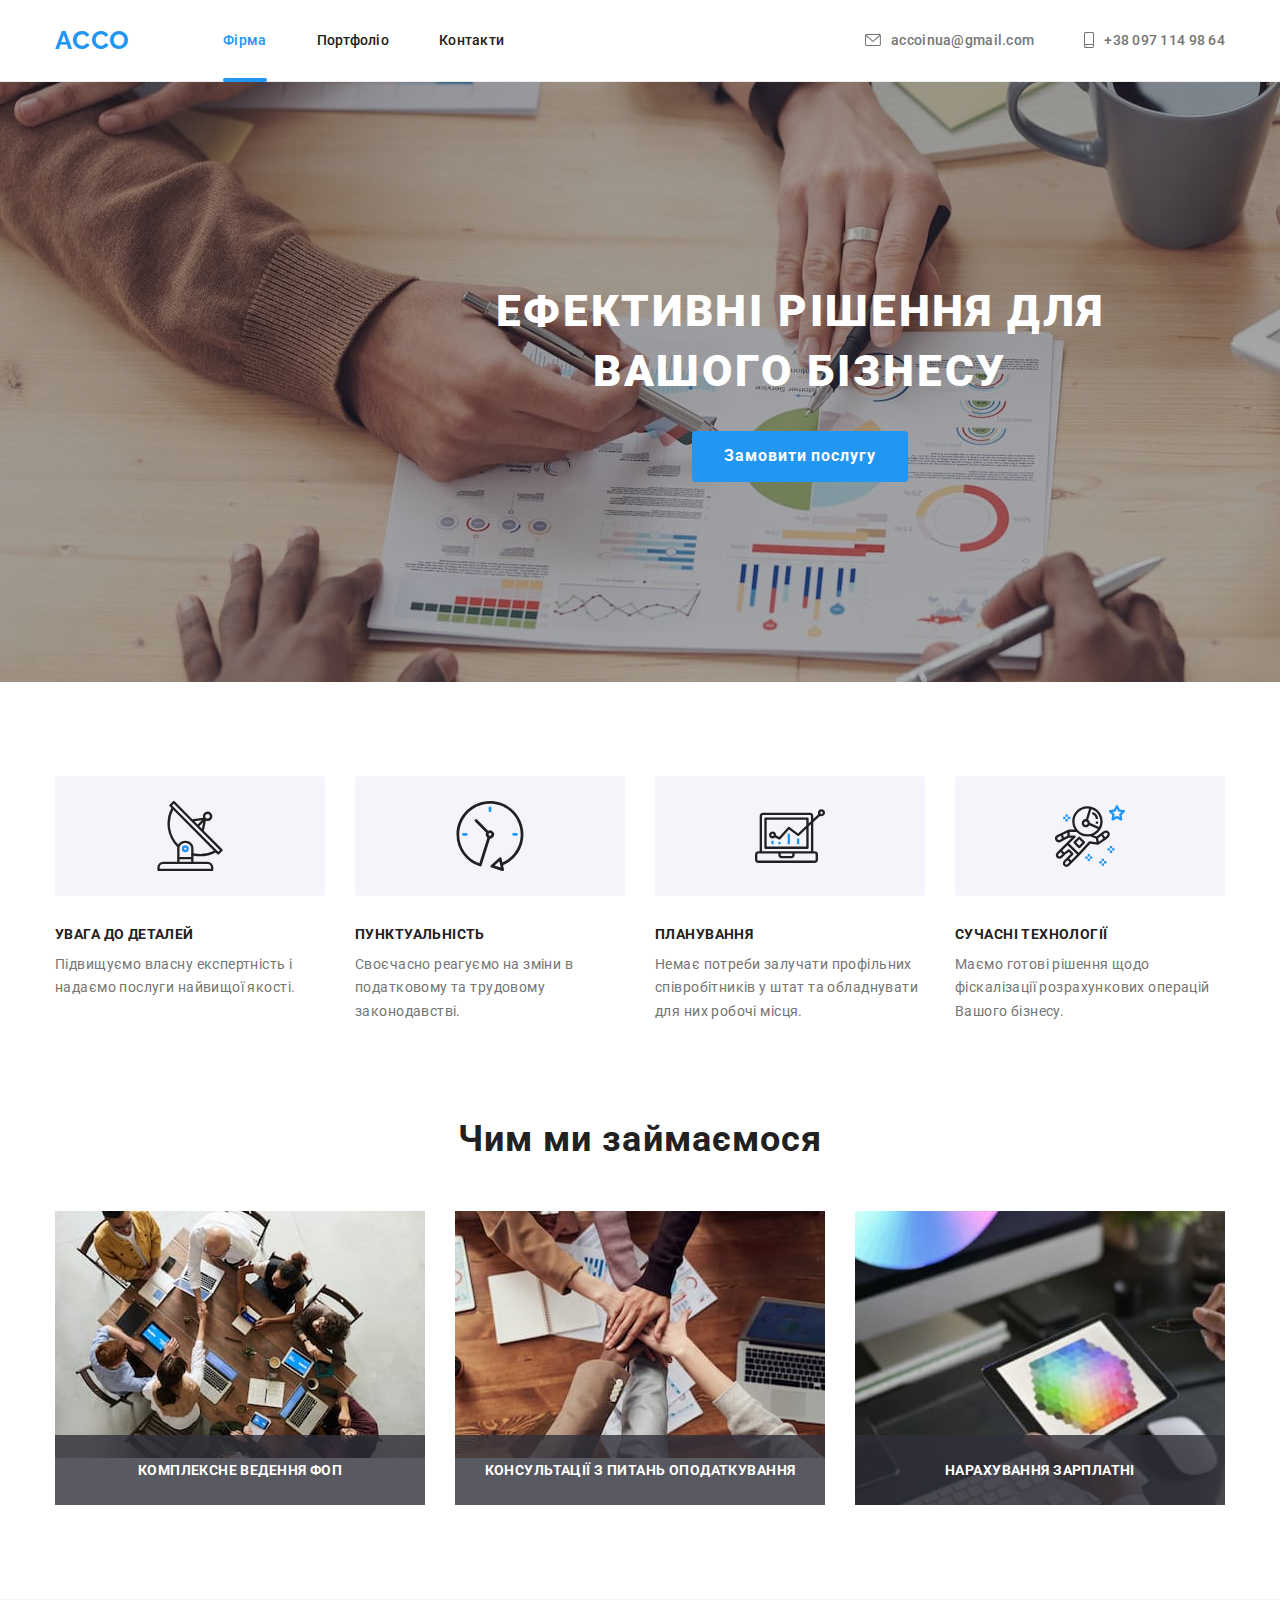
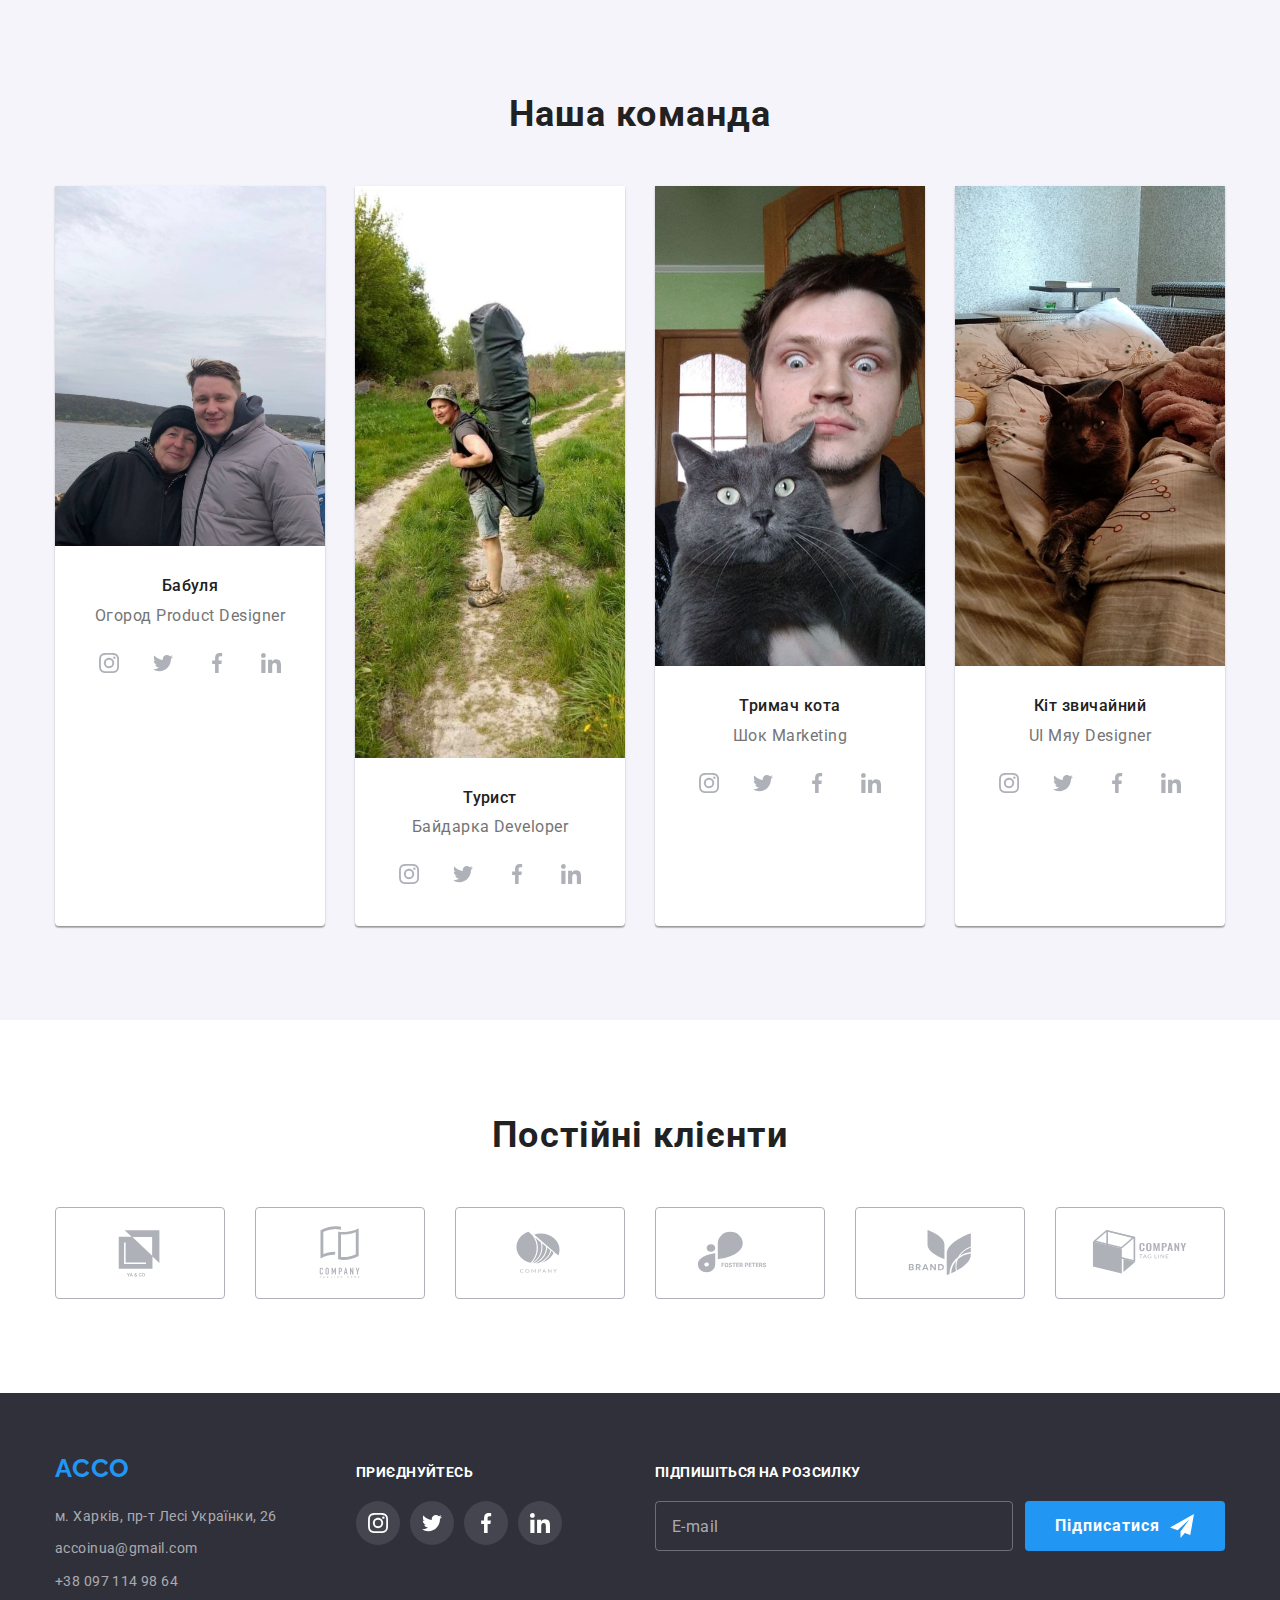
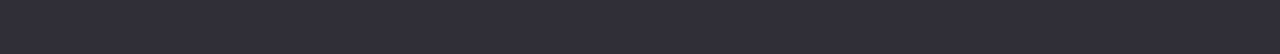
<file: index.html>
<!DOCTYPE html>
<html lang="uk-UA">
  <head>
    <meta charset="UTF-8" />
    <meta http-equiv="X-UA-Compatible" content="IE=edge" />
    <meta name="viewport" content="width=device-width, initial-scale=1.0" />
    <title>Студія</title>
    <link rel="preconnect" href="https://fonts.googleapis.com" />
    <link rel="preconnect" href="https://fonts.gstatic.com" crossorigin />
    <link
      href="https://fonts.googleapis.com/css2?family=Raleway:wght@700&family=Roboto:wght@400;500;700;900&display=swap"
      rel="stylesheet"
    />
    <link
      rel="stylesheet"
      href="https://cdnjs.cloudflare.com/ajax/libs/modern-normalize/1.1.0/modern-normalize.min.css"
    />
    <link rel="stylesheet" href="./css/styles.css" />
  </head>

  <body>
    <header class="header-box border">
      <!--Навігація-->
      <div class="container main-nav">
        <nav class="second-nav">
          <a class="logo-main" href="#" title="logo">ACCO</a>
          <ul class="site-nav">
            <li class="item">
              <a class="nav-list active-site" href="#">Фірма</a>
            </li>
            <li class="item">
              <a class="nav-list" href="./portfolio.html">Портфоліо</a>
            </li>
            <li class="item">
              <a class="nav-list" href="#">Контакти</a>
            </li>
          </ul>
        </nav>
        <!--Контакт-->
        <ul class="auth-nav">
          <li class="item">
            <a class="contact" href="mailto:accoinua@gmail.com">
              <svg width="16px" height="12px" class="icon-envelope">
                <use href="./images/icons.svg#icon-envelope"></use>
              </svg>
              accoinua@gmail.com
            </a>
          </li>
          <li class="item">
            <a class="contact" href="tel:+380971149864">
              <svg width="10px" height="16px" class="icon-smartphone">
                <use href="./images/icons.svg#icon-smartphone"></use>
              </svg>
              +38 097 114 98 64
            </a>
          </li>
        </ul>
      </div>
    </header>
    <main>
      <!--Шапка-->

      <section class="hero-bg">
        <div class="container">
          <h1 class="title-hero">
            Ефективні рішення для <br />
            вашого бізнесу
          </h1>
          <button class="button-hero" data-modal-open type="button" name="Замовити послугу">
            Замовити послугу
          </button>
        </div>
      </section>

      <!--Особливості-->
      <section class="section bottom-pad">
        <div class="container">
          <h2 class="visually-hidden">Особливості</h2>
          <ul class="benefits-list">
            <li class="item">
              <div class="benefits-img">
                <svg class="benefits-icon" width="70" height="70">
                  <use href="./images/icons.svg#icon-antenna-1"></use>
                </svg>
              </div>
              <h3 class="title-features">УВАГА ДО ДЕТАЛЕЙ</h3>
              <p class="features-description">
                Підвищуємо власну експертність і надаємо послуги найвищої якості.
              </p>
            </li>
            <li class="item">
              <div class="benefits-img">
                <svg class="benefits-icon" width="70" height="70">
                  <use href="./images/icons.svg#icon-clock-1"></use>
                </svg>
              </div>
              <h3 class="title-features">ПУНКТУАЛЬНІСТЬ</h3>
              <p class="features-description">
                Своєчасно реагуємо на зміни в податковому та трудовому законодавстві.
              </p>
            </li>
            <li class="item">
              <div class="benefits-img">
                <svg class="benefits-icon" width="70" height="70">
                  <use href="./images/icons.svg#icon-diagram-1"></use>
                </svg>
              </div>
              <h3 class="title-features">ПЛАНУВАННЯ</h3>
              <p class="features-description">
                Немає потреби залучати профільних співробітників у штат та обладнувати для них
                робочі місця.
              </p>
            </li>

            <li class="item">
              <div class="benefits-img">
                <svg class="benefits-icon" width="70" height="70">
                  <use href="./images/icons.svg#icon-astronaut-1"></use>
                </svg>
              </div>
              <h3 class="title-features">СУЧАСНІ ТЕХНОЛОГІЇ</h3>
              <p class="features-description">
                Маємо готові рішення щодо фіскалізації розрахункових операцій Вашого бізнесу.
              </p>
            </li>
          </ul>
        </div>
      </section>
      <!--Чим ми займаємося-->
      <section class="section">
        <div class="container">
          <h2 class="second-title">Чим ми займаємося</h2>
          <ul class="doing-list">
            <li class="item">
              <img
                src="./images/doing1.jpg"
                alt="Програміст набирає код"
                width="370"
                class="doing-box1"
              />
              <div class="doing-thumb">
                <h3 class="doing-decoration">Комплексне ведення ФОП</h3>
              </div>
            </li>
            <li class="item">
              <img
                src="./images/doing2.jpg"
                alt="Програміст адаптує сайт на мобільні присторої"
                width="370"
                class="doing-box2"
              />
              <div class="doing-thumb">
                <h3 class="doing-decoration">Консультації з питань оподаткування</h3>
              </div>
            </li>
            <li class="item">
              <img
                src="./images/box3.jpg"
                alt="Програміст підбирає колір до сайту"
                width="370"
                class="doing-box3"
              />
              <div class="doing-thumb">
                <h3 class="doing-decoration">Нарахування зарплатні</h3>
              </div>
            </li>
          </ul>
        </div>
      </section>

      <!--Наша команда-->
      <section class="box-team">
        <div class="container">
          <h2 class="second-title">Наша команда</h2>
          <ul class="team-list">
            <li class="team-card">
              <img src="./images/img1.jpg" alt="Молодий хлопець в сорочці і окулярах" width="270" />
              <div class="box-description">
                <p class="team-name">Бабуля</p>
                <p class="team-description">Огород Product Designer</p>
              </div>
              <ul class="internet-list">
                <li class="internet-item">
                  <a href="" class="internet-link">
                    <svg class="internet-icon" width="20" height="20">
                      <use href="./images/icons.svg#icon-instagram-2"></use>
                    </svg>
                  </a>
                </li>
                <li class="internet-item">
                  <a href="" class="internet-link">
                    <svg class="internet-icon" width="20" height="20">
                      <use href="./images/icons.svg#icon-twitter-1"></use>
                    </svg>
                  </a>
                </li>
                <li class="internet-item">
                  <a href="" class="internet-link">
                    <svg class="internet-icon" width="20" height="20">
                      <use href="./images/icons.svg#icon-facebook-1"></use>
                    </svg>
                  </a>
                </li>
                <li class="internet-item">
                  <a href="" class="internet-link">
                    <svg class="internet-icon" width="20" height="20">
                      <use href="./images/icons.svg#icon-linkedin-1"></use>
                    </svg>
                  </a>
                </li>
              </ul>
            </li>
            <li class="team-card">
              <img src="./images/img2.jpg" alt="Молода дівчина блондинка " width="270" />
              <div class="box-description">
                <p class="team-name">Турист</p>
                <p class="team-description">Байдарка Developer</p>
              </div>
              <ul class="internet-list">
                <li class="internet-item">
                  <a href="" class="internet-link">
                    <svg class="internet-icon" width="20" height="20">
                      <use href="./images/icons.svg#icon-instagram-2"></use>
                    </svg>
                  </a>
                </li>
                <li class="internet-item">
                  <a href="" class="internet-link">
                    <svg class="internet-icon" width="20" height="20">
                      <use href="./images/icons.svg#icon-twitter-1"></use>
                    </svg>
                  </a>
                </li>
                <li class="internet-item">
                  <a href="" class="internet-link">
                    <svg class="internet-icon" width="20" height="20">
                      <use href="./images/icons.svg#icon-facebook-1"></use>
                    </svg>
                  </a>
                </li>
                <li class="internet-item">
                  <a href="" class="internet-link">
                    <svg class="internet-icon" width="20" height="20">
                      <use href="./images/icons.svg#icon-linkedin-1"></use>
                    </svg>
                  </a>
                </li>
              </ul>
            </li>
            <li class="team-card">
              <img src="./images/img3.jpg" alt="Молодий рижий хлопець" width="270" />
              <div class="box-description">
                <p class="team-name">Тримач кота</p>
                <p class="team-description">Шок Marketing</p>
              </div>
              <ul class="internet-list">
                <li class="internet-item">
                  <a href="" class="internet-link">
                    <svg class="internet-icon" width="20" height="20">
                      <use href="./images/icons.svg#icon-instagram-2"></use>
                    </svg>
                  </a>
                </li>
                <li class="internet-item">
                  <a href="" class="internet-link">
                    <svg class="internet-icon" width="20" height="20">
                      <use href="./images/icons.svg#icon-twitter-1"></use>
                    </svg>
                  </a>
                </li>
                <li class="internet-item">
                  <a href="" class="internet-link">
                    <svg class="internet-icon" width="20" height="20">
                      <use href="./images/icons.svg#icon-facebook-1"></use>
                    </svg>
                  </a>
                </li>
                <li class="internet-item">
                  <a href="" class="internet-link">
                    <svg class="internet-icon" width="20" height="20">
                      <use href="./images/icons.svg#icon-linkedin-1"></use>
                    </svg>
                  </a>
                </li>
              </ul>
            </li>
            <li class="team-card">
              <img
                src="./images/img4.jpg"
                alt="Молодий хлопець в футболці і окулярах"
                width="270"
              />
              <div class="box-description">
                <p class="team-name">Кіт звичайний</p>
                <p class="team-description">UI Мяу Designer</p>
              </div>
              <ul class="internet-list">
                <li class="internet-item">
                  <a href="" class="internet-link">
                    <svg class="internet-icon" width="20" height="20">
                      <use href="./images/icons.svg#icon-instagram-2"></use>
                    </svg>
                  </a>
                </li>
                <li class="internet-item">
                  <a href="" class="internet-link">
                    <svg class="internet-icon" width="20" height="20">
                      <use href="./images/icons.svg#icon-twitter-1"></use>
                    </svg>
                  </a>
                </li>
                <li class="internet-item">
                  <a href="" class="internet-link">
                    <svg class="internet-icon" width="20" height="20">
                      <use href="./images/icons.svg#icon-facebook-1"></use>
                    </svg>
                  </a>
                </li>
                <li class="internet-item">
                  <a href="" class="internet-link">
                    <svg class="internet-icon" width="20" height="20">
                      <use href="./images/icons.svg#icon-linkedin-1"></use>
                    </svg>
                  </a>
                </li>
              </ul>
            </li>
          </ul>
        </div>
      </section>

      <!-- Постійні клієнти -->
      <section class="clients">
        <div class="container">
          <h2 class="second-title">Постійні клієнти</h2>
          <ul class="clients-list">
            <li class="clients-item">
              <a href="#" class="group-link" title="yaco">
                <svg class="clients-icon" width="106" height="60">
                  <use href="./images/icons.svg#icon-Logo"></use>
                </svg>
              </a>
            </li>
            <li class="clients-item">
              <a href="#" class="group-link" title="tegline">
                <svg class="clients-icon" width="106" height="60">
                  <use href="./images/icons.svg#icon-Logo-1"></use>
                </svg>
              </a>
            </li>
            <li class="clients-item">
              <a href="#" class="group-link" title="company">
                <svg class="clients-icon" width="106" height="60">
                  <use href="./images/icons.svg#icon-Logo-2"></use>
                </svg>
              </a>
            </li>
            <li class="clients-item">
              <a href="#" class="group-link" title="foster">
                <svg class="clients-icon" width="106" height="60">
                  <use href="./images/icons.svg#icon-Logo-3"></use>
                </svg>
              </a>
            </li>
            <li class="clients-item">
              <a href="#" class="group-link" title="brand">
                <svg class="clients-icon" width="106" height="60">
                  <use href="./images/icons.svg#icon-Logo-4"></use>
                </svg>
              </a>
            </li>
            <li class="clients-item">
              <a href="#" class="group-link" title="company">
                <svg class="clients-icon" width="106" height="60">
                  <use href="./images/icons.svg#icon-Logo-5"></use>
                </svg>
              </a>
            </li>
          </ul>
        </div>
      </section>
    </main>
    <footer class="footer">
      <div class="container">
        <div class="footer-wrapper">
          <div class="addres-box">
            <a class="logo-main" href="#" title="logo">ACCO</a>

            <address class="address">
              <ul>
                <li class="address-list">
                  <a
                    class="address-mt address-decoration"
                    href="https://goo.gl/maps/9zyACpa9hZPZb91w9"
                    target="_blank"
                    rel="nofollow noopener noreferrer"
                    >м. Харків, пр-т Лесі Українки, 26</a
                  >
                </li>
                <li class="address-list">
                  <a class="address-mt address-decoration" href="mailto:accoinua@gmail.com"
                    >accoinua@gmail.com</a
                  >
                </li>
                <li class="address-list">
                  <a class="address-mt address-decoration" href="+380971149864"
                    >+38 097 114 98 64</a
                  >
                </li>
              </ul>
            </address>
          </div>
          <div class="connect-box">
            <h3 class="connect-title">приєднуйтесь</h3>
            <ul class="connect-list">
              <li class="connect-item">
                <a href="" class="connect-link">
                  <svg class="connect-icon" width="20" height="20">
                    <use href="./images/icons.svg#icon-instagram-2"></use>
                  </svg>
                </a>
              </li>
              <li class="connect-item">
                <a href="" class="connect-link">
                  <svg class="connect-icon" width="20" height="20">
                    <use href="./images/icons.svg#icon-twitter-1"></use>
                  </svg>
                </a>
              </li>
              <li class="connect-item">
                <a href="" class="connect-link">
                  <svg class="connect-icon" width="20" height="20">
                    <use href="./images/icons.svg#icon-facebook-1"></use>
                  </svg>
                </a>
              </li>
              <li class="connect-item">
                <a href="" class="connect-link">
                  <svg class="connect-icon" width="20" height="20">
                    <use href="./images/icons.svg#icon-linkedin-1"></use>
                  </svg>
                </a>
              </li>
            </ul>
          </div>
          <form class="email-form">
            <h3 class="email-title">підпишіться на розсилку</h3>
            <div class="form-horizontal">
              <input
                type="email"
                name="email"
                id="email"
                placeholder="E-mail"
                class="email-holder"
              />

              <button type="submit" class="email-button">
                Підписатися
                <svg class="submit-icon" height="24" width="24">
                  <use href="./images/icons.svg#telegram"></use>
                </svg>
              </button>
            </div>
          </form>
        </div>
      </div>
    </footer>
    <div class="backdrop is-hidden" data-modal>
      <div class="modal">
        <button class="modal-button" data-modal-close name="close-button">
          <svg class="modal-icon" width="11" height="11">
            <use href="./images/icons.svg#icon-close-btn"></use>
          </svg>
        </button>
        <!-- <div class="modal-container"> -->
        <b class="modal-tittle">Залиште свої дані, ми вам передзвонимо</b>
        <form class="modal-form js-speaker-form">
          <label for="name" class="under">Ім'я</label>
          <div class="form-field">
            <input type="text" class="form-input" name="name" id="name" />
            <svg width="18" height="18" class="form-icon">
              <use href="./images/icons.svg#icon-person-black-18dp-1"></use>
            </svg>
          </div>
          <label for="tel" class="under">Телефон</label>
          <div class="form-field">
            <input type="tel" class="form-input" name="tel" id="tel" />
            <svg width="18" height="18" class="form-icon">
              <use href="./images/icons.svg#icon-phone-black-18dp-1"></use>
            </svg>
          </div>
          <label for="email" class="under">Пошта</label>
          <div class="form-field">
            <input type="email" class="form-input" name="email" id="email" />
            <svg width="18" height="18" class="form-icon">
              <use href="./images/icons.svg#icon-email-black-18dp-1"></use>
            </svg>
          </div>
          <label for="comment" class="under">Коментар</label>
          <textarea
            class="form-area"
            placeholder="Введіть текст"
            name="comment"
            id="comment"
          ></textarea>

          <label class="contract">
            <input type="checkbox" class="checkbox visually-hidden" required />

            <svg class="contract-icon-mark" width="13" height="9">
              <use href="./images/icons.svg#icon-Vector"></use>
            </svg>

            <span>
              Погоджуюся з розсилкою та приймаю
              <a href="" class="contract-file">Умови договору</a></span
            >
          </label>
          <button type="submit" class="button-send">Відправити</button>
        </form>
        <!-- </div> -->
      </div>
    </div>
    <script>
      (() => {
        document.querySelector('.js-speaker-form').addEventListener('submit', e => {
          e.preventDefault();

          new FormData(e.currentTarget).forEach((value, name) => console.log(`${name}: ${value}`));

          e.currentTarget.reset();
        });
      })();
    </script>
    <script src="./js/modal.js"></script>
  </body>
</html>
</file>
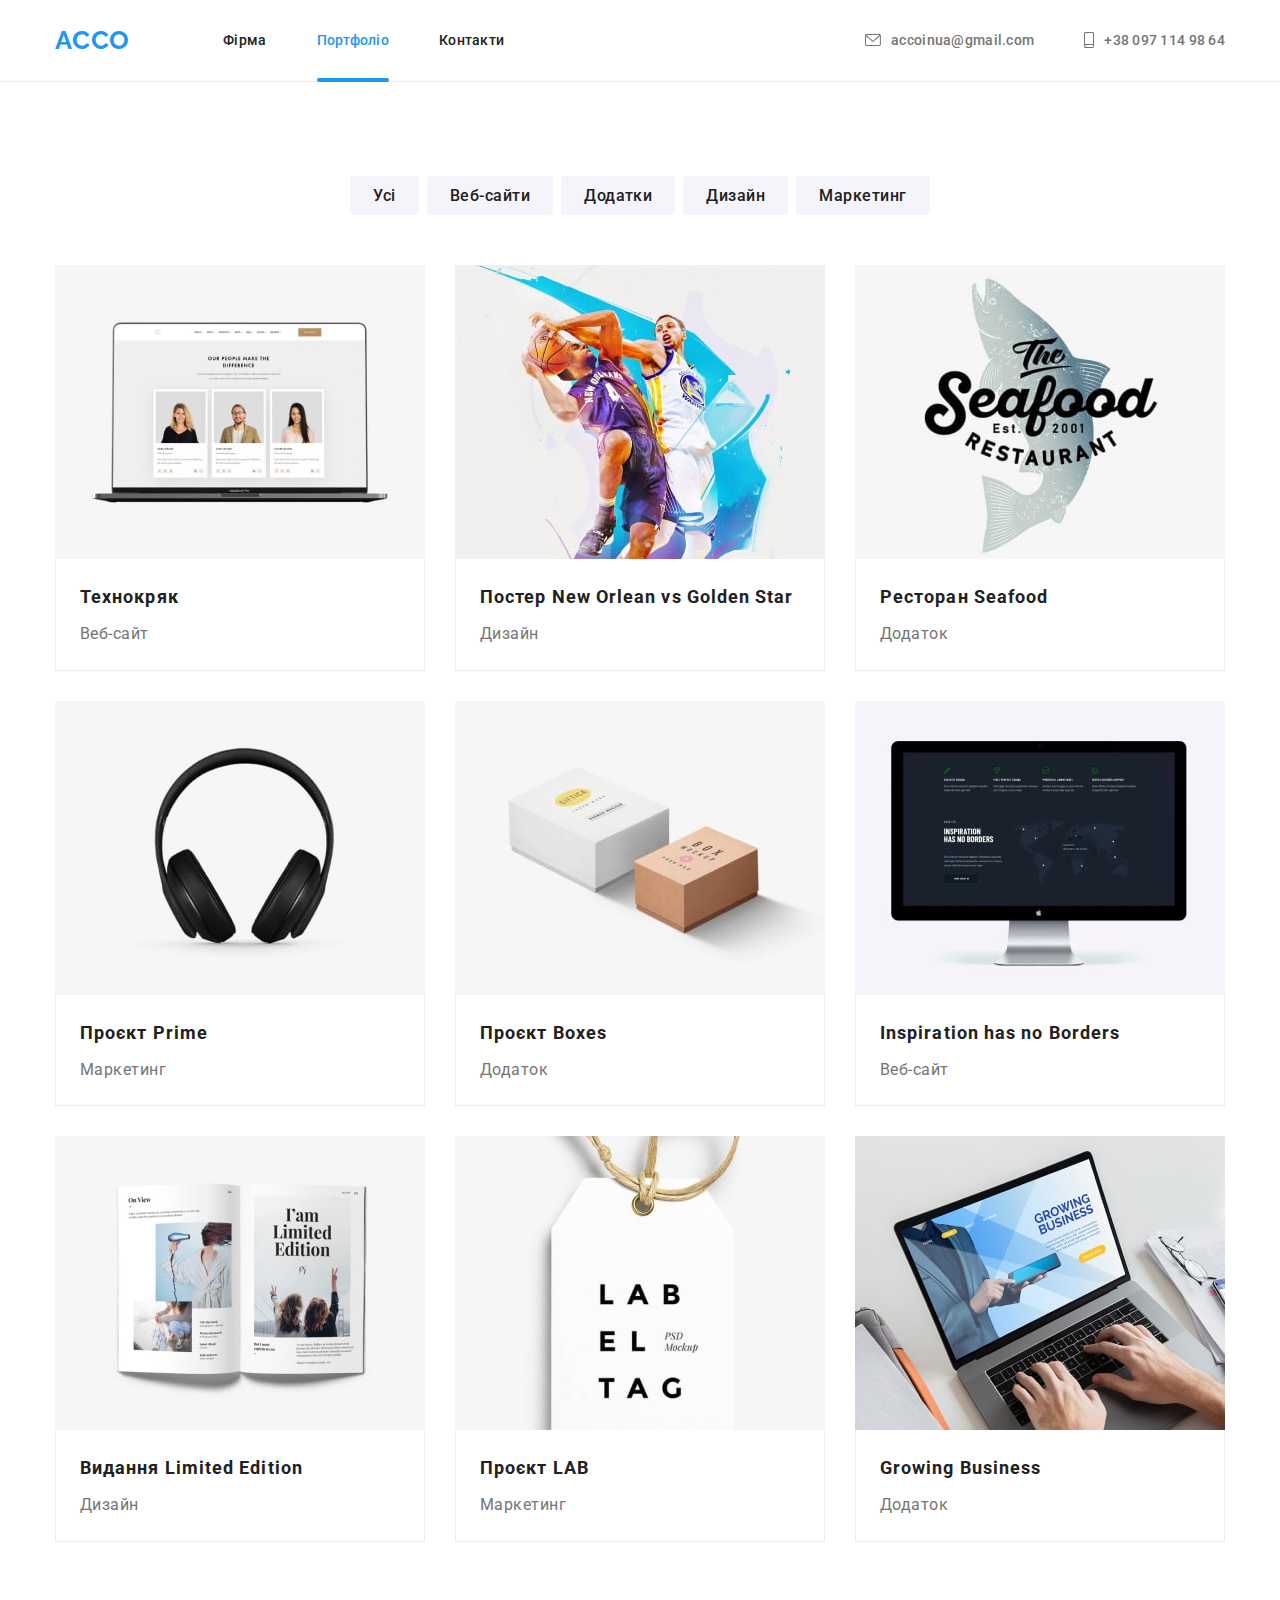
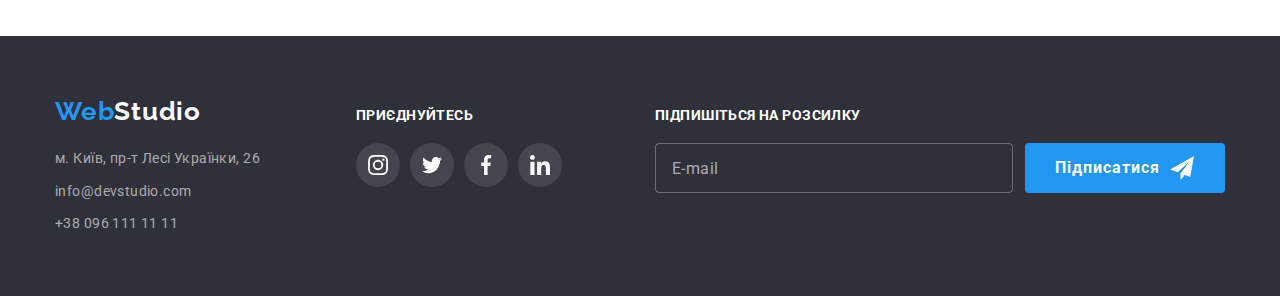
<file: portfolio.html>
<!DOCTYPE html>
<html lang="uk-UA">
  <head>
    <meta charset="UTF-8" />
    <meta http-equiv="X-UA-Compatible" content="IE=edge" />
    <meta name="viewport" content="width=device-width, initial-scale=1.0" />
    <title>Портфоліо</title>
    <link rel="preconnect" href="https://fonts.googleapis.com" />
    <link rel="preconnect" href="https://fonts.gstatic.com" crossorigin />
    <link
      href="https://fonts.googleapis.com/css2?family=Raleway:wght@700&family=Roboto:wght@400;500;700;900&display=swap"
      rel="stylesheet"
    />
    <link
      rel="stylesheet"
      href="https://cdnjs.cloudflare.com/ajax/libs/modern-normalize/1.1.0/modern-normalize.min.css"
    />
    <link rel="stylesheet" href="./css/styles.css" />
  </head>
  <body>
    <header class="header-box border">
      <!--Навігація-->
      <div class="container main-nav">
        <nav class="second-nav">
          <a class="logo-main" href="./index.html" title="logo">ACCO</a>
          <ul class="site-nav">
            <li class="item">
              <a class="nav-list" href="./index.html">Фірма</a>
            </li>
            <li class="item">
              <a class="nav-list active-site" href="#">Портфоліо</a>
            </li>
            <li class="item">
              <a class="nav-list" href="#">Контакти</a>
            </li>
          </ul>
        </nav>
        <!--Контакт-->
        <ul class="auth-nav">
          <li class="item">
            <a class="contact" href="mailto:accoinua@gmail.com">
              <svg width="16px" height="12px" class="icon-envelope">
                <use href="./images/icons.svg#icon-envelope"></use>
              </svg>
              accoinua@gmail.com
            </a>
          </li>
          <li class="item">
            <a class="contact" href="tel:+380971149864">
              <svg width="10px" height="16px" class="icon-smartphone">
                <use href="./images/icons.svg#icon-smartphone"></use>
              </svg>
              +38 097 114 98 64
            </a>
          </li>
        </ul>
      </div>
    </header>
    <main>
      <!-- Приклади робіт -->
      <section class="section">
        <div class="container">
          <h1 class="visually-hidden">Приклади робіт</h1>
          <!-- Фільтр робіт-->
          <ul class="filter-list">
            <li class="item"><button class="button-fillter" type="button">Усі</button></li>
            <li class="item"><button class="button-fillter" type="button">Веб-сайти</button></li>
            <li class="item"><button class="button-fillter" type="button">Додатки</button></li>
            <li class="item"><button class="button-fillter" type="button">Дизайн</button></li>
            <li class="item"><button class="button-fillter" type="button">Маркетинг</button></li>
          </ul>
          <!-- Зображення робіт -->
          <ul class="works-item-list">
            <li class="img-list">
              <a href="#" class="link-works" title="Веб-сайт">
                <div class="image-backdrop">
                  <img
                    src="./images/portfolio-img/portfolio-img-1.jpg"
                    alt="Веб-сайт"
                    width="370"
                    class="image"
                  />
                  <div class="img-thumb">
                    <p class="links-text">
                      Ресурс пропонує комплексні пропозиції з різним рівнем функціоналу та сервісів.
                      Все це дозволить відвідувачу отримати вичерпні відомості про компанію чи
                      приватну особу.
                    </p>
                  </div>
                </div>

                <div class="card-box">
                  <h2 class="exampls">Технокряк</h2>
                  <p class="examples-desc">Веб-сайт</p>
                </div>
              </a>
            </li>
            <li class="img-list">
              <a href="#" class="link-works" title="Дизайн сайту">
                <div class="image-backdrop">
                  <img
                    src="./images/portfolio-img/portfolio-img-2.jpg"
                    alt="Дизайн сайту"
                    width="370"
                    class="image"
                  />
                  <div class="img-thumb">
                    <p class="links-text">
                      Ресурс пропонує комплексні пропозиції з різним рівнем функціоналу та сервісів.
                      Все це дозволить відвідувачу отримати вичерпні відомості про компанію чи
                      приватну особу.
                    </p>
                  </div>
                </div>
                <div class="card-box">
                  <h2 class="exampls">Постер New Orlean vs Golden Star</h2>
                  <p class="examples-desc">Дизайн</p>
                </div>
              </a>
            </li>
            <li class="img-list">
              <a href="#" class="link-works" title="Додаток до сайту">
                <div class="image-backdrop">
                  <img
                    src="./images/portfolio-img/portfolio-img-3.jpg"
                    alt="Додаток до сайту"
                    width="370"
                    class="image"
                  />
                  <div class="img-thumb">
                    <p class="links-text">
                      Ресурс пропонує комплексні пропозиції з різним рівнем функціоналу та сервісів.
                      Все це дозволить відвідувачу отримати вичерпні відомості про компанію чи
                      приватну особу.
                    </p>
                  </div>
                </div>
                <div class="card-box">
                  <h2 class="exampls">Ресторан Seafood</h2>
                  <p class="examples-desc">Додаток</p>
                </div>
              </a>
            </li>
            <li class="img-list">
              <a href="#" class="link-works" title="Маркетинг товару">
                <div class="image-backdrop">
                  <img
                    src="./images/portfolio-img/portfolio-img-4.jpg"
                    alt="Маркетинг товару"
                    width="370"
                    class="image"
                  />
                  <div class="img-thumb">
                    <p class="links-text">
                      Ресурс пропонує комплексні пропозиції з різним рівнем функціоналу та сервісів.
                      Все це дозволить відвідувачу отримати вичерпні відомості про компанію чи
                      приватну особу.
                    </p>
                  </div>
                </div>
                <div class="card-box">
                  <h2 class="exampls">Проєкт Prime</h2>
                  <p class="examples-desc">Маркетинг</p>
                </div>
              </a>
            </li>
            <li class="img-list">
              <a href="#" class="link-works" title="Новий Проєкт Коробки">
                <div class="image-backdrop">
                  <img
                    src="./images/portfolio-img/portfolio-img-5.jpg"
                    alt="Новий Проєкт Коробки"
                    width="370"
                    class="image"
                  />
                  <div class="img-thumb">
                    <p class="links-text">
                      Ресурс пропонує комплексні пропозиції з різним рівнем функціоналу та сервісів.
                      Все це дозволить відвідувачу отримати вичерпні відомості про компанію чи
                      приватну особу.
                    </p>
                  </div>
                </div>
                <div class="card-box">
                  <h2 class="exampls">Проєкт Boxes</h2>
                  <p class="examples-desc">Додаток</p>
                </div>
              </a>
            </li>
            <li class="img-list">
              <a href="#" class="link-works" title="Дизайн сайту">
                <div class="image-backdrop">
                  <img
                    src="./images/portfolio-img/portfolio-img-6.jpg"
                    alt="Дизайн сайту"
                    width="370"
                    class="image"
                  />
                  <div class="img-thumb">
                    <p class="links-text">
                      Ресурс пропонує комплексні пропозиції з різним рівнем функціоналу та сервісів.
                      Все це дозволить відвідувачу отримати вичерпні відомості про компанію чи
                      приватну особу.
                    </p>
                  </div>
                </div>
                <div class="card-box">
                  <h2 class="exampls">Inspiration has no Borders</h2>
                  <p class="examples-desc">Веб-сайт</p>
                </div>
              </a>
            </li>
            <li class="img-list">
              <a href="#" class="link-works" title="Дизайн журналу">
                <div class="image-backdrop">
                  <img
                    src="./images/portfolio-img/portfolio-img-7.jpg"
                    alt="Дизайн журналу"
                    width="370"
                    class="image"
                  />
                  <div class="img-thumb">
                    <p class="links-text">
                      Ресурс пропонує комплексні пропозиції з різним рівнем функціоналу та сервісів.
                      Все це дозволить відвідувачу отримати вичерпні відомості про компанію чи
                      приватну особу.
                    </p>
                  </div>
                </div>
                <div class="card-box">
                  <h2 class="exampls">Видання Limited Edition</h2>
                  <p class="examples-desc">Дизайн</p>
                </div>
              </a>
            </li>
            <li class="img-list">
              <a href="#" class="link-works" title="Маркетинг товару">
                <div class="image-backdrop">
                  <img
                    src="./images/portfolio-img/portfolio-img-8.jpg"
                    alt="Маркетинг товару"
                    width="370"
                    class="image"
                  />
                  <div class="img-thumb">
                    <p class="links-text">
                      Ресурс пропонує комплексні пропозиції з різним рівнем функціоналу та сервісів.
                      Все це дозволить відвідувачу отримати вичерпні відомості про компанію чи
                      приватну особу.
                    </p>
                  </div>
                </div>
                <div class="card-box">
                  <h2 class="exampls">Проєкт LAB</h2>
                  <p class="examples-desc">Маркетинг</p>
                </div>
              </a>
            </li>
            <li class="img-list">
              <a href="#" class="link-works" title="Додаток сайту на компьютер">
                <div class="image-backdrop">
                  <img
                    src="./images/portfolio-img/portfolio-img-9.jpg"
                    alt="Додаток сайту на компьютер"
                    width="370"
                    class="image"
                  />
                  <div class="img-thumb">
                    <p class="links-text">
                      Ресурс пропонує комплексні пропозиції з різним рівнем функціоналу та сервісів.
                      Все це дозволить відвідувачу отримати вичерпні відомості про компанію чи
                      приватну особу.
                    </p>
                  </div>
                </div>
                <div class="card-box">
                  <h2 class="exampls">Growing Business</h2>
                  <p class="examples-desc">Додаток</p>
                </div>
              </a>
            </li>
          </ul>
        </div>
      </section>
    </main>
    <footer class="footer">
      <div class="container">
        <div class="footer-wrapper">
          <div class="addres-box">
            <a class="logo-main" href="#" title="logo">Web<span class="logo-white">Studio</span></a>

            <address class="address">
              <ul>
                <li class="address-list">
                  <a
                    class="address-mt address-decoration"
                    href="https://goo.gl/maps/9zyACpa9hZPZb91w9"
                    target="_blank"
                    rel="nofollow noopener noreferrer"
                    >м. Київ, пр-т Лесі Українки, 26</a
                  >
                </li>
                <li class="address-list">
                  <a class="address-mt address-decoration" href="mailto:info@devstudio.com"
                    >info@devstudio.com</a
                  >
                </li>
                <li class="address-list">
                  <a class="address-mt address-decoration" href="+380961111111"
                    >+38 096 111 11 11</a
                  >
                </li>
              </ul>
            </address>
          </div>
          <div class="connect-box">
            <h3 class="connect-title">приєднуйтесь</h3>
            <ul class="connect-list">
              <li class="connect-item">
                <a href="" class="connect-link">
                  <svg class="connect-icon" width="20" height="20">
                    <use href="./images/icons.svg#icon-instagram-2"></use>
                  </svg>
                </a>
              </li>
              <li class="connect-item">
                <a href="" class="connect-link">
                  <svg class="connect-icon" width="20" height="20">
                    <use href="./images/icons.svg#icon-twitter-1"></use>
                  </svg>
                </a>
              </li>
              <li class="connect-item">
                <a href="" class="connect-link">
                  <svg class="connect-icon" width="20" height="20">
                    <use href="./images/icons.svg#icon-facebook-1"></use>
                  </svg>
                </a>
              </li>
              <li class="connect-item">
                <a href="" class="connect-link">
                  <svg class="connect-icon" width="20" height="20">
                    <use href="./images/icons.svg#icon-linkedin-1"></use>
                  </svg>
                </a>
              </li>
            </ul>
          </div>
          <form class="email-form">
            <h3 class="email-title">підпишіться на розсилку</h3>
            <div class="form-horizontal">
              <input
                type="email"
                name="email"
                id="email"
                placeholder="E-mail"
                class="email-holder"
              />

              <button type="submit" class="email-button">
                Підписатися
                <svg class="submit-icon" height="24" width="24">
                  <use href="./images/icons.svg#telegram"></use>
                </svg>
              </button>
            </div>
          </form>
        </div>
      </div>
    </footer>
  </body>
</html>
</file>
<file: css/styles.css>
/* колір основного тексту #757575  */
/* колір вторичного тексту #212121 */
/* акцент #2196F3 */
/* білий #FFFFFF */
:root {
  --main-color: #757575;
  --second-color: #212121;
  --accent-color: #2196f3;
  --defult-color: #ffffff;
}

body {
  background-color: var(--defult-color);
  font-family: 'Raleway', sans-serif;
  font-family: 'Roboto', sans-serif;
}

ul {
  list-style: none;
  margin: 0;
  padding: 0;
}
a {
  text-decoration: none;
}

p {
  color: var(--main-color);
  padding: 0;
  margin: 0;
}

h1,
h2,
h3,
h4,
h5 {
  padding: 0;
  margin: 0;
}

img {
  display: block;
  width: 100%;
  height: auto;
}

/* Навігаційне меню */

.border {
  border-bottom: 1px solid #ececec;
}
.main-nav {
  display: flex;
  align-items: center;
  justify-content: space-between;
}
.second-nav {
  display: flex;
  align-items: center;
}

/* Лого */
.container {
  width: 1200px;
  padding: 0 15px;
  margin: 0 auto;
}
.logo-main {
  color: var(--accent-color);
  font-family: Raleway;
  font-weight: 700;
  font-size: 26px;
  line-height: 1.2;
  letter-spacing: 0.03em;
}
.logo-black {
  color: #000000;
}
.logo-white {
  color: var(--defult-color);
}

/* Список меню */

.site-nav {
  display: flex;
  margin-left: 93px;
}
.site-nav .item {
  margin-right: 50px;
}
.site-nav .item:last-child {
  margin-right: 0;
}
.nav-list {
  color: var(--second-color);
  font-weight: 500;
  font-size: 14px;
  line-height: 1.2;
  letter-spacing: 0.02em;

  display: block;
  padding: 32px 0;

  transition: color 250ms cubic-bezier(0.4, 0, 0.2, 1);
}
.nav-list:hover,
.nav-list:focus {
  color: var(--accent-color);
}
.active-site {
  color: var(--accent-color);
}
.item {
  position: relative;
}
.active-site::after {
  content: '';
  left: 0;
  width: 100%;
  height: 4px;
  background-color: var(--accent-color);
  position: absolute;
  border-radius: 2px;
  bottom: -1px;
}
/* Контакти */

.icon-envelope {
  align-self: center;
  margin-right: 10px;
  fill: currentColor;
  transition: fill 250ms cubic-bezier(0.4, 0, 0.2, 1);
}
.contact:hover .icon-envelope {
  fill: var(--accent-color);
}
.contact:hover .icon-smartphone {
  fill: var(--accent-color);
}

.icon-smartphone {
  align-self: center;
  margin-right: 10px;
  fill: currentColor;
  transition: fill 250ms cubic-bezier(0.4, 0, 0.2, 1);
}
.auth-nav {
  display: flex;
  margin-left: auto;
}
.auth-nav .item {
  margin-right: 50px;
}
.auth-nav .item:last-child {
  margin-right: 0;
}
.contact {
  display: inline-flex;
  color: var(--main-color);
  font-weight: 500;
  font-size: 14px;
  line-height: 1.2;
  letter-spacing: 0.02em;

  padding: 32px 0;

  transition: color 250ms cubic-bezier(0.4, 0, 0.2, 1);
}

.contact:hover,
.contact:focus {
  color: var(--accent-color);
}

/* hero */
.hero-bg {
  background-color: #2f303a;
  background-image: linear-gradient(to right, rgba(47, 48, 58, 0.4), rgba(47, 48, 58, 0.4)),
    url(../images/hero-bg11.jpg);
  background-repeat: no-repeat;
  width: 1600px;
  background-position: center;
  margin: auto;

  text-align: center;
  padding: 200px 0;
}
.center {
  width: 1600px;
  margin: auto;
}
.title-hero {
  color: var(--defult-color);
  font-weight: 900;
  font-size: 44px;
  line-height: 1.36;
  letter-spacing: 0.06em;
  text-transform: uppercase;
  margin-top: 0;
  margin-bottom: 30px;
}
.button-hero {
  display: inline-block;
  color: var(--defult-color);
  background-color: var(--accent-color);
  font-weight: 700;
  font-size: 16px;
  line-height: 1.9;
  text-align: center;
  letter-spacing: 0.06em;
  cursor: pointer;

  border-radius: 4px;
  border: none;
  padding: 10px 32px;
  min-width: 216px;

  transition: box-shadow 250ms cubic-bezier(0.4, 0, 0.2, 1),
    background-color 250ms cubic-bezier(0.4, 0, 0.2, 1);
}
.button-hero:hover,
.button-hero:focus {
  box-shadow: 0px 4px 4px rgba(0, 0, 0, 0.15);
  cursor: pointer;
  background-color: #188ce8;
}

/* Особливості */
.benefits-img {
  display: flex;
  background-color: #f5f4fa;
  height: 120px;
  width: 270px;
  margin-bottom: 30px;
  border-radius: 4px;
  justify-content: center;
}
.benefits-icon {
  align-self: center;
}

.box {
  padding-top: 94px;
  padding-bottom: 94px;
}
.section {
  padding: 94px 0;
}
.bottom-pad {
  padding-bottom: 0;
}
.benefits-list {
  display: flex;
}
.benefits-list .item {
  width: 270px;
  margin-right: 30px;
}
.benefits-list .item:nth-child(4n) {
  margin-right: 0;
}

.visually-hidden {
  position: absolute;
  white-space: nowrap;
  width: 1px;
  height: 1px;
  overflow: hidden;
  border: 0;
  padding: 0;
  clip: rect(0 0 0 0);
  clip-path: inset(50%);
  margin: -1px;
}

.second-title {
  color: var(--second-color);
  font-size: 36px;
  line-height: 1.2;
  text-align: center;
  letter-spacing: 0.03em;
  margin-bottom: 50px;
}
.doing-list {
  display: flex;
}
.doing-list .item {
  width: 370px;
  margin-right: 30px;
  overflow: hidden;
}
.doing-list .item:nth-child(3n) {
  margin-right: 0px;
}
.doing-thumb {
  display: inline-flex;
  width: 100%;
  height: 70px;
  background-color: rgba(47, 48, 58, 0.8);
  left: 0;
  bottom: 0;
  position: absolute;
  justify-content: center;
  align-items: center;
}

.doing-decoration {
  font-weight: 700;
  font-size: 14px;
  line-height: 1.2;

  letter-spacing: 0.03em;
  text-transform: uppercase;
  text-align: center;
  color: #ffffff;
}

.title-features {
  color: var(--second-color);
  font-size: 14px;
  line-height: 1.2;
  letter-spacing: 0.03em;
  text-transform: uppercase;
  margin-bottom: 10px;
}

.features-description {
  color: var(--main-color);
  font-size: 14px;
  line-height: 1.7;
  letter-spacing: 0.03em;
}

/* Наша команда */
.box-team {
  background: #f5f4fa;
  padding: 94px 0;
  min-width: 1200px;
}
.team-card {
  background: #ffffff;
  box-shadow: 0px 1px 3px rgba(0, 0, 0, 0.12), 0px 1px 1px rgba(0, 0, 0, 0.14),
    0px 2px 1px rgba(0, 0, 0, 0.2);
  border-radius: 0px 0px 4px 4px;
  width: 270px;
}
.team-list {
  display: flex;
}
.team-list .team-card {
  margin-right: 30px;
}
.team-list .team-card:nth-child(4n) {
  margin-right: 0px;
}

.team-name {
  color: var(--second-color);
  font-weight: 500;
  font-size: 16px;
  line-height: 1.2;
  letter-spacing: 0.03em;
}
.team-description {
  color: var(--main-color);
  font-size: 16px;
  line-height: 1.2;
  letter-spacing: 0.03em;
  margin-top: 10px;
}
.box-description {
  text-align: center;
  padding-top: 30px;
}
.internet-item {
  width: 44px;
  height: 44px;

  margin-right: 10px;
}
.internet-item:last-child {
  margin-right: 0;
}
.internet-link:hover,
.internet-link:focus {
  background-color: var(--accent-color);
}
.internet-list {
  display: flex;
  justify-content: center;
  margin-top: 16px;
  margin-bottom: 30px;
}
.internet-link {
  width: 100%;
  height: 100%;
  display: flex;
  justify-content: center;
  align-items: center;
  background-color: #ffffff;

  border-radius: 50%;

  transition: background-color 250ms cubic-bezier(0.4, 0, 0.2, 1);
}
.internet-icon {
  fill: #afb1b8;
  transition: fill 250ms cubic-bezier(0.4, 0, 0.2, 1);
}
.internet-link:hover .internet-icon {
  fill: #ffffff;
}
.internet-link:focus .internet-icon {
  fill: #ffffff;
}

/* Партнери */
.clients {
  padding: 94px 0;
}
.clients-list {
  display: flex;
  justify-content: space-between;
}
/* .client-box {
  border: 1px solid #afb1b8;
  border-radius: 4px;
  height: 92px;
  width: 170px;
  display: flex;

  justify-content: center;
  align-items: center;
} */
.group-link {
  border: 1px solid #afb1b8;
  border-radius: 4px;
  height: 92px;
  width: 170px;
  display: flex;

  justify-content: center;
  align-items: center;
  color: var(--accent-color);
  transition: border-color 250ms cubic-bezier(0.4, 0, 0.2, 1);
}
.clients-icon {
  fill: #afb1b8;
  transition: fill 250ms cubic-bezier(0.4, 0, 0.2, 1);
}

.group-link:hover .clients-icon {
  fill: currentColor;
}
.group-link:hover {
  border-color: var(--accent-color);
}
.group-link:focus .clients-icon {
  fill: currentColor;
}
.group-link:focus {
  border-color: var(--accent-color);
}

/* Футер */
.footer {
  background-color: #2f303a;
  padding: 60px 0; /*Тимчасово*/
  min-width: 1200px;
}
.footer-wrapper {
  display: flex;
  align-items: baseline;
}

.address {
  display: block;
  margin-top: 20px;
  width: 231px;
}
.addres-box {
  margin-right: 70px;
}
.address-list:not(:last-child) {
  margin-bottom: 9px;
}

.address-mt {
  color: rgba(255, 255, 255, 0.6);
  transition: color 250ms cubic-bezier(0.4, 0, 0.2, 1);
}
.address-decoration {
  font-size: 14px;
  line-height: 1.7;
  letter-spacing: 0.03em;
  font-style: normal;
}

.address-mt:hover,
.address-mt:focus {
  color: var(--defult-color);
}

.connect-title {
  color: #ffffff;
  font-size: 14px;
  line-height: 1.2;
  letter-spacing: 0.03em;
  text-transform: uppercase;
}
.connect-list {
  display: flex;

  margin-top: 20px;
}
.connect-item {
  width: 44px;
  height: 44px;
  margin-right: 10px;
}
.connect-item:last-child {
  margin-right: 0;
}
.connect-link {
  width: 100%;
  height: 100%;
  display: flex;
  justify-content: center;
  align-items: center;
  background-color: rgba(255, 255, 255, 0.1);

  border-radius: 50%;

  transition: background-color 250ms cubic-bezier(0.4, 0, 0.2, 1);
}
.connect-icon {
  fill: var(--defult-color);
}
.connect-link:hover,
.connect-link:focus {
  background-color: var(--accent-color);
}

.email-title {
  color: #ffffff;
  font-size: 14px;
  line-height: 1.2;
  letter-spacing: 0.03em;
  text-transform: uppercase;
}

.email-form {
  margin-left: auto;
}
.email-holder {
  color: var(--defult-color);
}
.email-holder:hover,
.email-holder:focus {
  border-color: var(--accent-color);
}
.form-horizontal input {
  width: 358px;
  height: 50px;
  /* margin-top: 20px; */
  background-color: inherit;
  border: 1px solid rgba(255, 255, 255, 0.3);
  border-radius: 4px;
  padding-left: 16px;
  outline: 0;
  transition: border-color 250ms cubic-bezier(0.4, 0, 0.2, 1);
}
.form-horizontal input::placeholder {
  font-size: 16px;
  line-height: 1.25;

  align-items: center;
  letter-spacing: 0.03em;

  color: rgba(255, 255, 255, 0.6);
}
.email-button {
  background-color: var(--accent-color);
  font-weight: 700;
  font-size: 16px;
  line-height: 1.87;

  display: flex;
  align-items: center;
  text-align: center;
  letter-spacing: 0.06em;

  color: #ffffff;
  box-shadow: 0;
  border-radius: 4px;

  width: 200px;
  height: 50px;
  padding-left: 28px;
  margin-left: 12px;
  border-color: transparent;
  transition: box-shadow 250ms cubic-bezier(0.4, 0, 0.2, 1),
    background-color 250ms cubic-bezier(0.4, 0, 0.2, 1);
}
.email-button:hover,
.email-button:focus {
  box-shadow: 0px 4px 4px rgba(0, 0, 0, 0.15);
  background-color: #188ce8;
  cursor: pointer;
}
.form-horizontal {
  display: flex;
  align-items: flex-end;
  margin-top: 20px;
}

.submit-icon {
  fill: var(--defult-color);
  margin-left: 10px;
}
/* Portfolio */

/* fillter */
.button-fillter {
  color: var(--second-color);
  background-color: #f5f4fa;
  font-weight: 500;
  font-size: 16px;
  line-height: 1.6;
  letter-spacing: 0.03em;
  cursor: pointer;

  border-radius: 4px;
  border: 1px solid transparent;

  padding: 6px 22px;
  box-shadow: 0;

  transition: background-color 250ms cubic-bezier(0.4, 0, 0.2, 1),
    color 250ms cubic-bezier(0.4, 0, 0.2, 1), box-shadow 250ms cubic-bezier(0.4, 0, 0.2, 1);
}
.filter-list {
  margin-bottom: 50px;
  display: flex;
  justify-content: center;
}
.filter-list .item {
  margin-right: 8px;
}
.filter-list .item:nth-child(5n) {
  margin-right: 0;
}
.button-fillter:hover,
.button-fillter:focus {
  color: var(--defult-color);
  background-color: var(--accent-color);
  border: 1px solid transparent;
  box-shadow: 0px 3px 1px rgba(0, 0, 0, 0.1), 0px 1px 2px rgba(0, 0, 0, 0.08),
    0px 2px 2px rgba(0, 0, 0, 0.12);
}

/* Examples */
.works-item-list {
  display: flex;
  flex-wrap: wrap;
  margin: -15px;
}

.exampls {
  font-size: 18px;
  line-height: 2;
  letter-spacing: 0.06em;
  text-align: left;
  color: var(--second-color);

  margin-bottom: 4px;
}
.examples-desc {
  font-size: 16px;
  line-height: 1.9;
  letter-spacing: 0.03em;
}
.card-box {
  padding: 20px 24px;
  border-bottom: 1px solid #eeeeee;
  border-left: 1px solid #eeeeee;
  border-right: 1px solid #eeeeee;
}
.img-list {
  width: 370px;
  margin: 15px;
}

.link-works {
  display: block;
  box-shadow: 0;
  transition: box-shadow 250ms cubic-bezier(0.4, 0, 0.2, 1);
}
.link-works:hover,
.link-works:focus {
  box-shadow: 0px 1px 1px rgba(0, 0, 0, 0.12), 0px 4px 4px rgba(0, 0, 0, 0.06),
    1px 4px 6px rgba(0, 0, 0, 0.16);
}

.link-works:hover .img-thumb,
.link-works:focus .img-thumb {
  transform: translateY(0);
}

.links-text {
  position: absolute;
  top: 0;
  left: 0;
  margin: 63px 24px;
  text-align: center;
  font-weight: 400;
  font-size: 18px;
  line-height: 1.55;
  text-align: start;

  /* or 156% */

  letter-spacing: 0.03em;

  color: #ffffff;
}

.img-thumb {
  position: absolute;
  left: 0;
  top: 0;
  width: 370px;
  height: 100%;
  background-color: rgba(33, 150, 243, 0.9);
  transform: translateY(100%);
  transition: transform 250ms cubic-bezier(0.4, 0, 0.2, 1);
  overflow: hidden;
}

.image-backdrop {
  position: relative;
  overflow: hidden;
}

.backdrop {
  position: fixed;
  top: 0;
  left: 0;
  width: 100%;
  height: 100%;
  background-color: rgba(0, 0, 0, 0.2);
  opacity: 1;
  transition: opacity 250ms cubic-bezier(0.4, 0, 0.2, 1);
}
/* .modal-container{
  display: flex;
  flex-direction: column;
  align-items: center;
  
  width: 448px;
  margin: 0 auto;
} */

.modal-tittle {
  display: flex;
  font-weight: 700;
  font-size: 20px;
  line-height: 1.15;

  letter-spacing: 0.03em;

  color: #212121;
  justify-content: center;
  margin-top: 2px;
}
.modal-form {
  display: flex;
  flex-direction: column;
  margin-top: 12px;
  width: 100%;
}
.modal-form .under {
  margin: 0;
  padding: 0;
  font-size: 12px;
  line-height: 1.16;
  /* identical to box height */

  letter-spacing: 0.01em;

  color: #757575;
  margin-bottom: 4px;
}
.modal-form input {
  border: 1px solid rgba(33, 33, 33, 0.2);
  border-radius: 4px;
  height: 40px;
  color: var(--second-color);
  outline: 0;
  transition: border-color 250ms cubic-bezier(0.4, 0, 0.2, 1);
}

.modal-form textarea {
  border: 1px solid rgba(33, 33, 33, 0.2);
  border-radius: 4px;
  width: 100%;
  height: 120px;
  resize: none;
  outline: 0;
  padding: 12px 16px;
  margin-bottom: 20px;
  transition: border-color 250ms cubic-bezier(0.4, 0, 0.2, 1);
}

.form-input {
  padding-left: 42px;
}
.modal-form textarea:placeholder-shown {
  padding: 12px 16px;
}
.modal-form textarea::placeholder {
  font-size: 12px;
  line-height: 1.16;
  letter-spacing: 0.01em;

  color: rgba(117, 117, 117, 0.5);
}
.contract {
  position: relative;

  padding: 0;
  display: inline-flex;

  align-items: center;

  justify-content: center;

  margin-bottom: 30px;
}

.contract span {
  margin: 0;
  padding: 0;
  font-size: 14px;
  line-height: 1.71;
  /* identical to box height, or 171% */

  letter-spacing: 0.03em;

  color: #757575;
}
.checkbox {
  display: block;
  margin: 0;
  margin-right: 7px;

  width: 16px;
  height: 15px;
}

/* .custom-checkbox:focus+label */

.contract-icon-mark {
  width: 16px;
  height: 15px;
  margin-right: 7px;

  border: 2px solid var(--second-color);
  border-radius: 2px;
  fill: transparent;
  transition: fill 250ms cubic-bezier(0.4, 0, 0.2, 1), border 250ms cubic-bezier(0.4, 0, 0.2, 1);
}
.checkbox:hover + .contract-icon-mark,
.checkbox:focus + .contract-icon-mark {
  border: 2px solid var(--accent-color);
}

.checkbox:checked + .contract-icon-mark {
  border: none;
  background-color: var(--accent-color);
  fill: var(--defult-color);
  transition: background-color 250ms cubic-bezier(0.4, 0, 0.2, 1);
}

.contract-file {
  color: var(--accent-color);
  text-decoration: underline;
}

.backdrop.is-hidden {
  opacity: 0;
  pointer-events: none;
}
.backdrop.is-hidden .modal {
  transform: translate(-50%, -50%);
}
.modal {
  width: 528px;
  height: 581px;
  background-color: #ffffff;
  box-shadow: 0px 1px 3px rgba(0, 0, 0, 0.12), 0px 1px 1px rgba(0, 0, 0, 0.14),
    0px 2px 1px rgba(0, 0, 0, 0.2);
  border-radius: 4px;
  position: absolute;
  top: 50%;
  left: 50%;
  padding: 40px;

  transform: translate(-50%, -50%);
  transition: transform 250ms cubic-bezier(0.4, 0, 0.2, 1);
}

.modal-button {
  position: absolute;
  top: 8px;
  right: 8px;
  display: flex;
  width: 30px;
  height: 30px;
  background-color: #ffffff;
  border-radius: 50%;
  border: 1px solid rgba(0, 0, 0, 0.1);
  margin-left: auto;
  /* margin-right: 8px;
  margin-top: 8px; */
  justify-content: center;
  align-items: center;
}
.modal-icon {
  fill: #000000;
  transition: fill 250ms cubic-bezier(0.4, 0, 0.2, 1);
}
.modal-button:hover,
.modal-button:focus {
  cursor: pointer;
}
.modal-button:hover .modal-icon,
.modal-button:focus .modal-icon {
  fill: var(--accent-color);
  cursor: pointer;
}

.button-send {
  justify-content: center;
  width: 200px;
  height: 50px;
  margin: 0 auto;

  border-color: transparent;
  background-color: var(--accent-color);
  border-radius: 4px;
  font-weight: 700;
  font-size: 16px;
  line-height: 1.87;

  letter-spacing: 0.06em;

  color: #ffffff;
  box-shadow: 0;
  transition: box-shadow 250ms cubic-bezier(0.4, 0, 0.2, 1),
    background-color 250ms cubic-bezier(0.4, 0, 0.2, 1);
}
/* .modal-form .button-send{
  margin: 0 auto;
  margin-top: 30px;
} */
.button-send:hover,
.button-send:focus {
  box-shadow: 0px 4px 4px rgba(0, 0, 0, 0.15);
  background-color: #188ce8;
  cursor: pointer;
}

.form-field {
  margin-bottom: 10px;
  position: relative;
  display: flex;
  flex-direction: column;
}

.form-icon {
  position: absolute;
  top: 0;
  left: 0;
  transform: translateY(50%);
  margin-left: 12px;
  fill: var(--second-color);
  transition: fill 250ms cubic-bezier(0.4, 0, 0.2, 1);
}

.form-input:hover,
.form-input:focus {
  border-color: var(--accent-color);
}

.form-input:hover + .form-icon,
.form-input:focus + .form-icon {
  fill: var(--accent-color);
}

.form-area:hover,
.form-area:focus {
  border-color: var(--accent-color);
}
</file>
